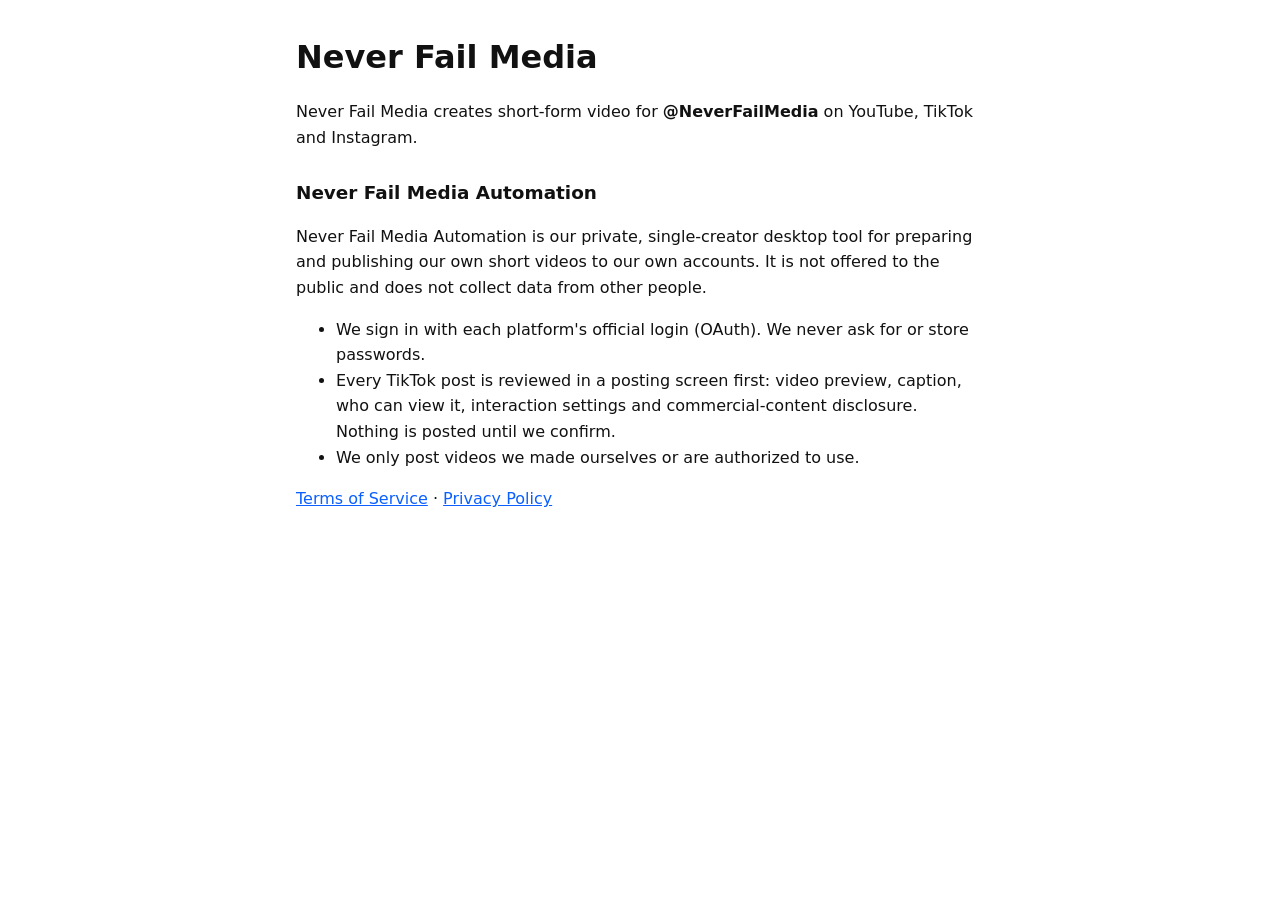
<file: index.html>
<!doctype html>
<html lang="en">
<head>
<meta charset="utf-8">
<meta name="viewport" content="width=device-width, initial-scale=1">
<title>Never Fail Media</title>
<meta name="description" content="Never Fail Media publishes its own short-form videos. Never Fail Media Automation is our private publishing tool.">
<link rel="stylesheet" href="style.css">
</head>
<body>
<main>
  <h1>Never Fail Media</h1>
  <p>Never Fail Media creates short-form video for <strong>@NeverFailMedia</strong> on YouTube, TikTok and Instagram.</p>
  <h2>Never Fail Media Automation</h2>
  <p>Never Fail Media Automation is our private, single-creator desktop tool for preparing and publishing our own short videos to our own accounts. It is not offered to the public and does not collect data from other people.</p>
  <ul>
    <li>We sign in with each platform's official login (OAuth). We never ask for or store passwords.</li>
    <li>Every TikTok post is reviewed in a posting screen first: video preview, caption, who can view it, interaction settings and commercial-content disclosure. Nothing is posted until we confirm.</li>
    <li>We only post videos we made ourselves or are authorized to use.</li>
  </ul>
  <p><a href="terms.html">Terms of Service</a> · <a href="privacy.html">Privacy Policy</a></p>
</main>
</body>
</html>
</file>
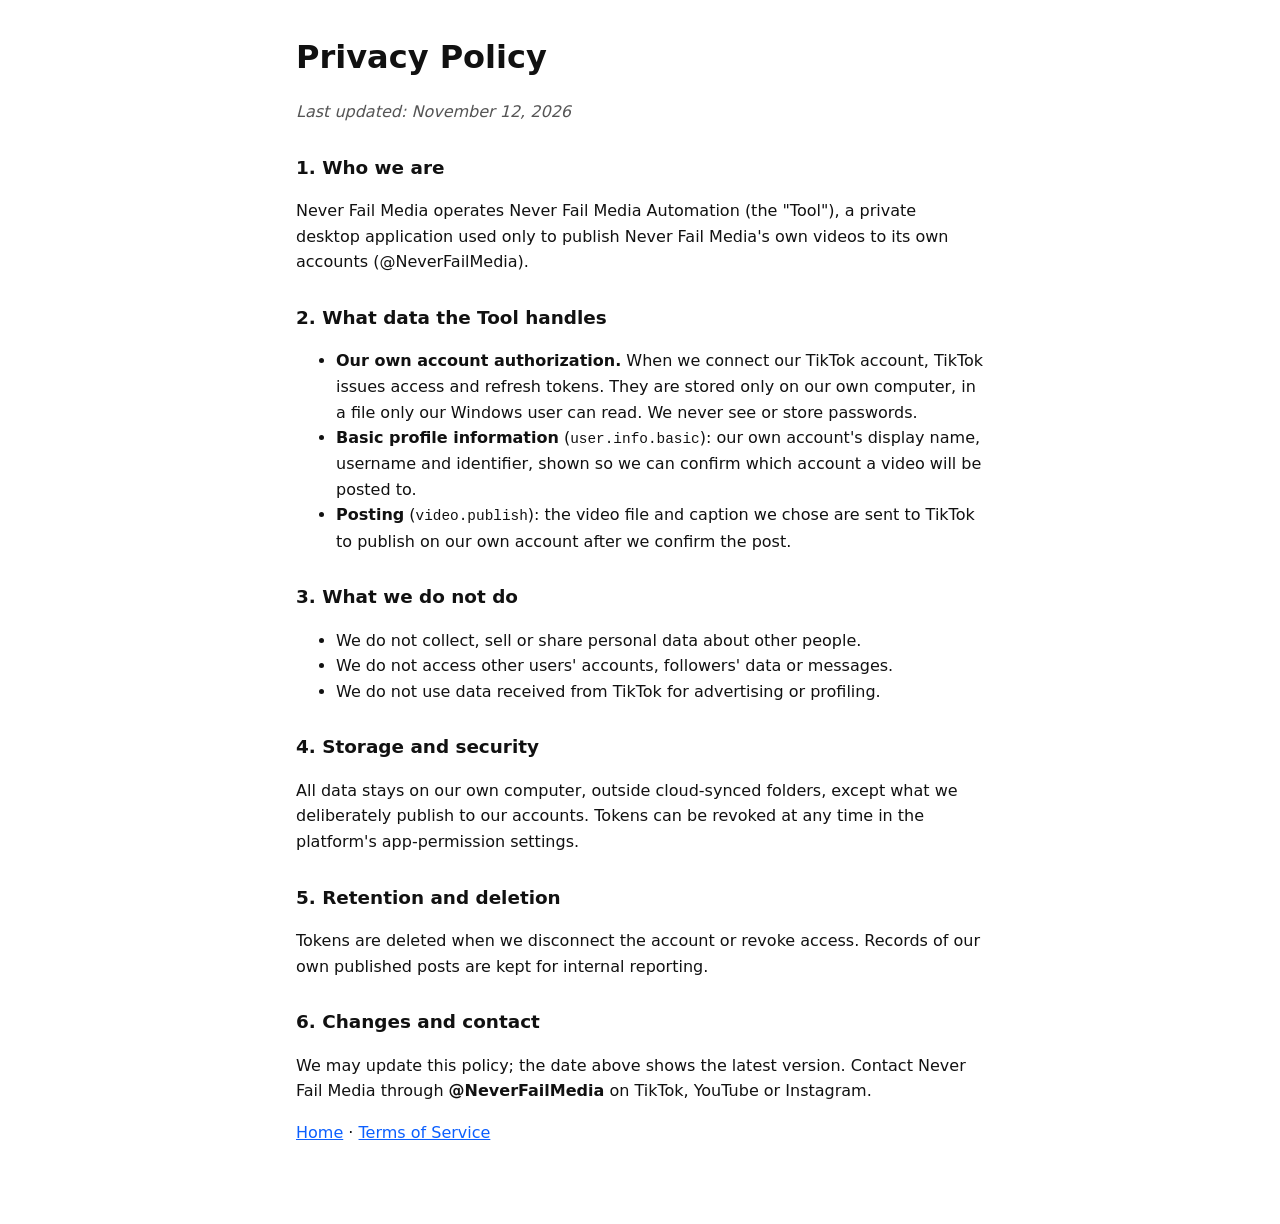
<file: privacy.html>
<!doctype html>
<html lang="en">
<head>
<meta charset="utf-8">
<meta name="viewport" content="width=device-width, initial-scale=1">
<title>Privacy Policy · Never Fail Media</title>
<link rel="stylesheet" href="style.css">
</head>
<body>
<main>
  <h1>Privacy Policy</h1>
  <p><em>Last updated: November 12, 2026</em></p>
  <h2>1. Who we are</h2>
  <p>Never Fail Media operates Never Fail Media Automation (the "Tool"), a private desktop application used only to publish Never Fail Media's own videos to its own accounts (@NeverFailMedia).</p>
  <h2>2. What data the Tool handles</h2>
  <ul>
    <li><strong>Our own account authorization.</strong> When we connect our TikTok account, TikTok issues access and refresh tokens. They are stored only on our own computer, in a file only our Windows user can read. We never see or store passwords.</li>
    <li><strong>Basic profile information</strong> (<code>user.info.basic</code>): our own account's display name, username and identifier, shown so we can confirm which account a video will be posted to.</li>
    <li><strong>Posting</strong> (<code>video.publish</code>): the video file and caption we chose are sent to TikTok to publish on our own account after we confirm the post.</li>
  </ul>
  <h2>3. What we do not do</h2>
  <ul>
    <li>We do not collect, sell or share personal data about other people.</li>
    <li>We do not access other users' accounts, followers' data or messages.</li>
    <li>We do not use data received from TikTok for advertising or profiling.</li>
  </ul>
  <h2>4. Storage and security</h2>
  <p>All data stays on our own computer, outside cloud-synced folders, except what we deliberately publish to our accounts. Tokens can be revoked at any time in the platform's app-permission settings.</p>
  <h2>5. Retention and deletion</h2>
  <p>Tokens are deleted when we disconnect the account or revoke access. Records of our own published posts are kept for internal reporting.</p>
  <h2>6. Changes and contact</h2>
  <p>We may update this policy; the date above shows the latest version. Contact Never Fail Media through <strong>@NeverFailMedia</strong> on TikTok, YouTube or Instagram.</p>
  <p><a href="index.html">Home</a> · <a href="terms.html">Terms of Service</a></p>
</main>
</body>
</html>
</file>
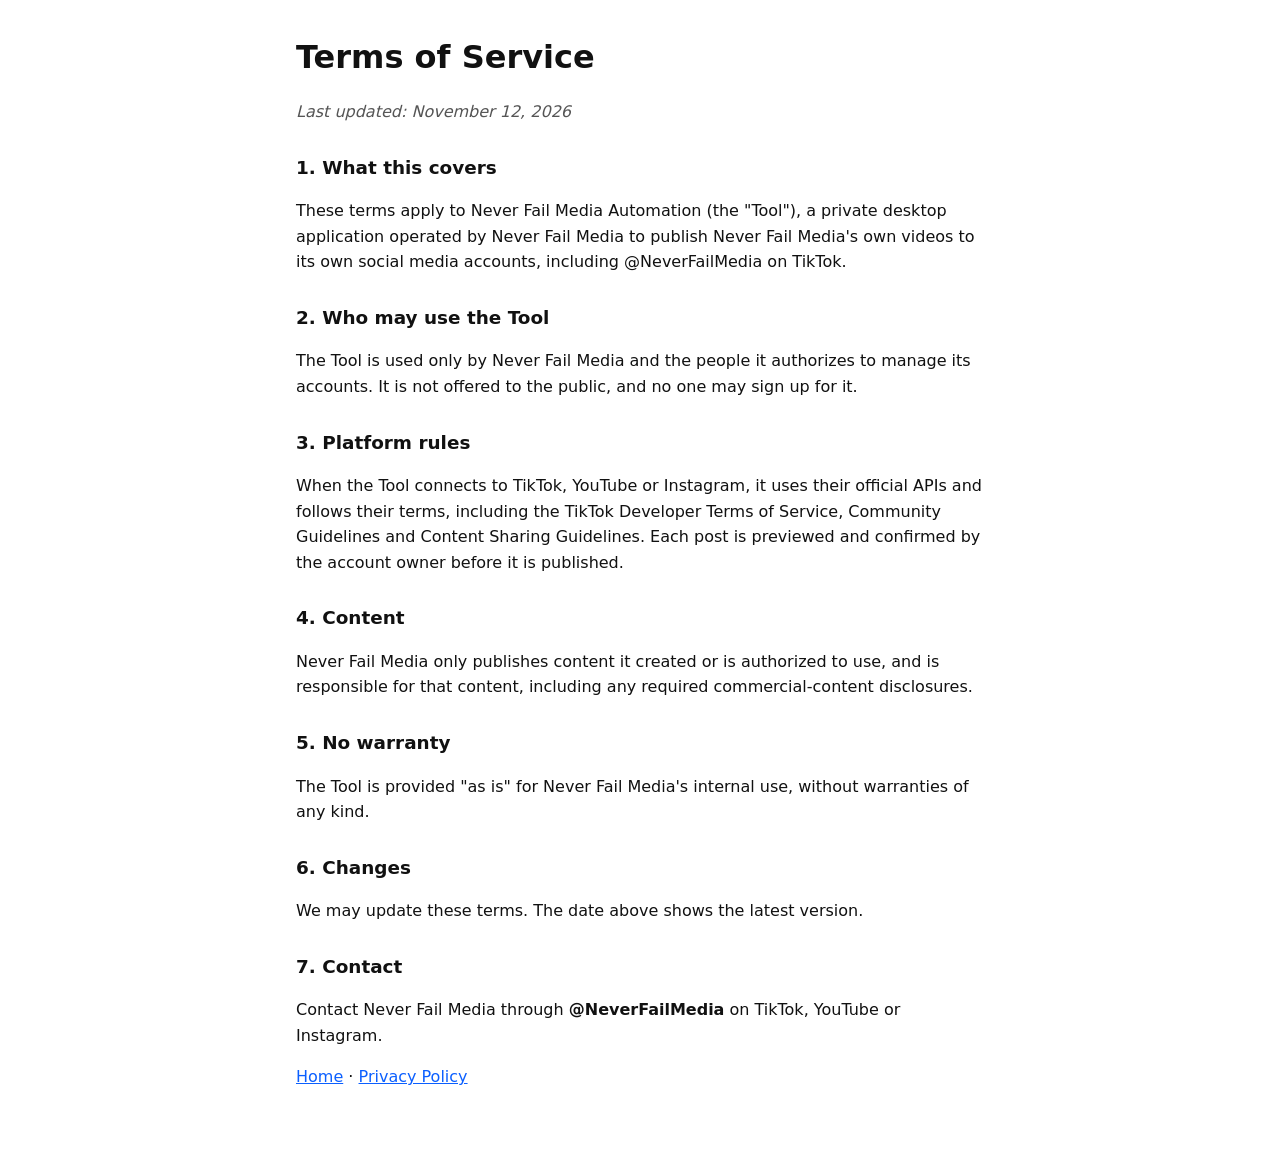
<file: terms.html>
<!doctype html>
<html lang="en">
<head>
<meta charset="utf-8">
<meta name="viewport" content="width=device-width, initial-scale=1">
<title>Terms of Service · Never Fail Media</title>
<link rel="stylesheet" href="style.css">
</head>
<body>
<main>
  <h1>Terms of Service</h1>
  <p><em>Last updated: November 12, 2026</em></p>
  <h2>1. What this covers</h2>
  <p>These terms apply to Never Fail Media Automation (the "Tool"), a private desktop application operated by Never Fail Media to publish Never Fail Media's own videos to its own social media accounts, including @NeverFailMedia on TikTok.</p>
  <h2>2. Who may use the Tool</h2>
  <p>The Tool is used only by Never Fail Media and the people it authorizes to manage its accounts. It is not offered to the public, and no one may sign up for it.</p>
  <h2>3. Platform rules</h2>
  <p>When the Tool connects to TikTok, YouTube or Instagram, it uses their official APIs and follows their terms, including the TikTok Developer Terms of Service, Community Guidelines and Content Sharing Guidelines. Each post is previewed and confirmed by the account owner before it is published.</p>
  <h2>4. Content</h2>
  <p>Never Fail Media only publishes content it created or is authorized to use, and is responsible for that content, including any required commercial-content disclosures.</p>
  <h2>5. No warranty</h2>
  <p>The Tool is provided "as is" for Never Fail Media's internal use, without warranties of any kind.</p>
  <h2>6. Changes</h2>
  <p>We may update these terms. The date above shows the latest version.</p>
  <h2>7. Contact</h2>
  <p>Contact Never Fail Media through <strong>@NeverFailMedia</strong> on TikTok, YouTube or Instagram.</p>
  <p><a href="index.html">Home</a> · <a href="privacy.html">Privacy Policy</a></p>
</main>
</body>
</html>
</file>
<file: style.css>
:root { color-scheme: light dark; --fg: #111; --bg: #fff; --muted: #555; --accent: #0b5fff; }
@media (prefers-color-scheme: dark) { :root { --fg: #eee; --bg: #121212; --muted: #aaa; --accent: #6ea0ff; } }
* { box-sizing: border-box; }
body { margin: 0; background: var(--bg); color: var(--fg); font: 16px/1.6 system-ui, -apple-system, "Segoe UI", sans-serif; }
main { max-width: 720px; margin: 0 auto; padding: 32px 16px 64px; }
h1 { font-size: 2rem; margin: 0 0 8px; }
h2 { font-size: 1.15rem; margin-top: 28px; }
a { color: var(--accent); }
em { color: var(--muted); }
code { font-size: 0.9em; }
</file>
